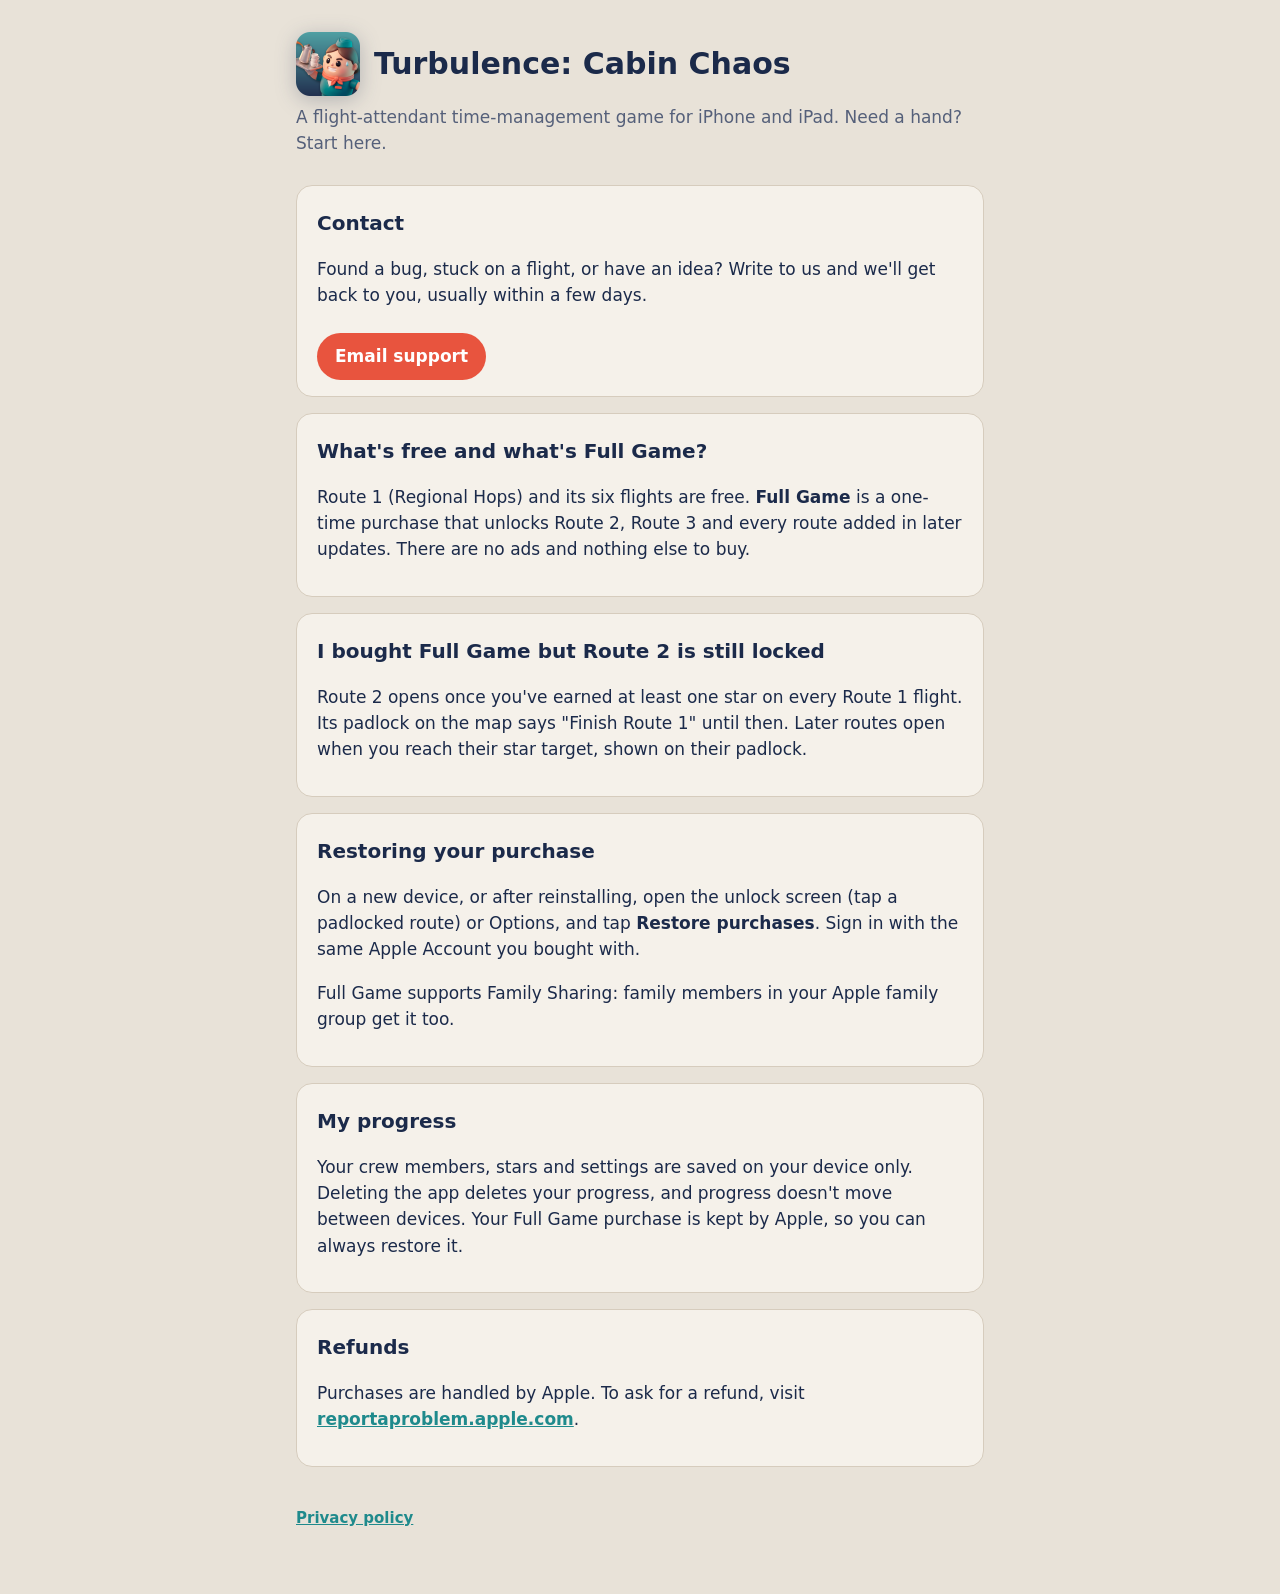
<file: index.html>
<!doctype html>
<html lang="en">
<head>
<meta charset="utf-8">
<meta name="viewport" content="width=device-width, initial-scale=1">
<title>Turbulence: Cabin Chaos — Support</title>
<meta name="description" content="Help and contact for Turbulence: Cabin Chaos, a flight-attendant time-management game for iPhone and iPad.">
<link rel="stylesheet" href="style.css">
<link rel="icon" type="image/png" href="favicon.png">
<link rel="apple-touch-icon" href="apple-touch-icon.png">
</head>
<body>
<main>
  <header><img class="mark" src="icon.png" alt="Turbulence app icon" width="64" height="64"><h1>Turbulence: Cabin Chaos</h1></header>
  <p class="sub">A flight-attendant time-management game for iPhone and iPad. Need a hand? Start here.</p>

  <section>
    <h2>Contact</h2>
    <p>Found a bug, stuck on a flight, or have an idea? Write to us and we'll get back to you, usually within a few days.</p>
    <a class="contact" href="mailto:turbulencesupport@gmail.com">Email support</a>
  </section>

  <section>
    <h2>What's free and what's Full Game?</h2>
    <p>Route 1 (Regional Hops) and its six flights are free. <strong>Full Game</strong> is a one-time purchase that unlocks Route 2, Route 3 and every route added in later updates. There are no ads and nothing else to buy.</p>
  </section>

  <section>
    <h2>I bought Full Game but Route 2 is still locked</h2>
    <p>Route 2 opens once you've earned at least one star on every Route 1 flight. Its padlock on the map says "Finish Route 1" until then. Later routes open when you reach their star target, shown on their padlock.</p>
  </section>

  <section>
    <h2>Restoring your purchase</h2>
    <p>On a new device, or after reinstalling, open the unlock screen (tap a padlocked route) or Options, and tap <strong>Restore purchases</strong>. Sign in with the same Apple Account you bought with.</p>
    <p>Full Game supports Family Sharing: family members in your Apple family group get it too.</p>
  </section>

  <section>
    <h2>My progress</h2>
    <p>Your crew members, stars and settings are saved on your device only. Deleting the app deletes your progress, and progress doesn't move between devices. Your Full Game purchase is kept by Apple, so you can always restore it.</p>
  </section>

  <section>
    <h2>Refunds</h2>
    <p>Purchases are handled by Apple. To ask for a refund, visit <a href="https://reportaproblem.apple.com">reportaproblem.apple.com</a>.</p>
  </section>

  <nav><a href="privacy.html">Privacy policy</a></nav>
</main>
</body>
</html>
</file>
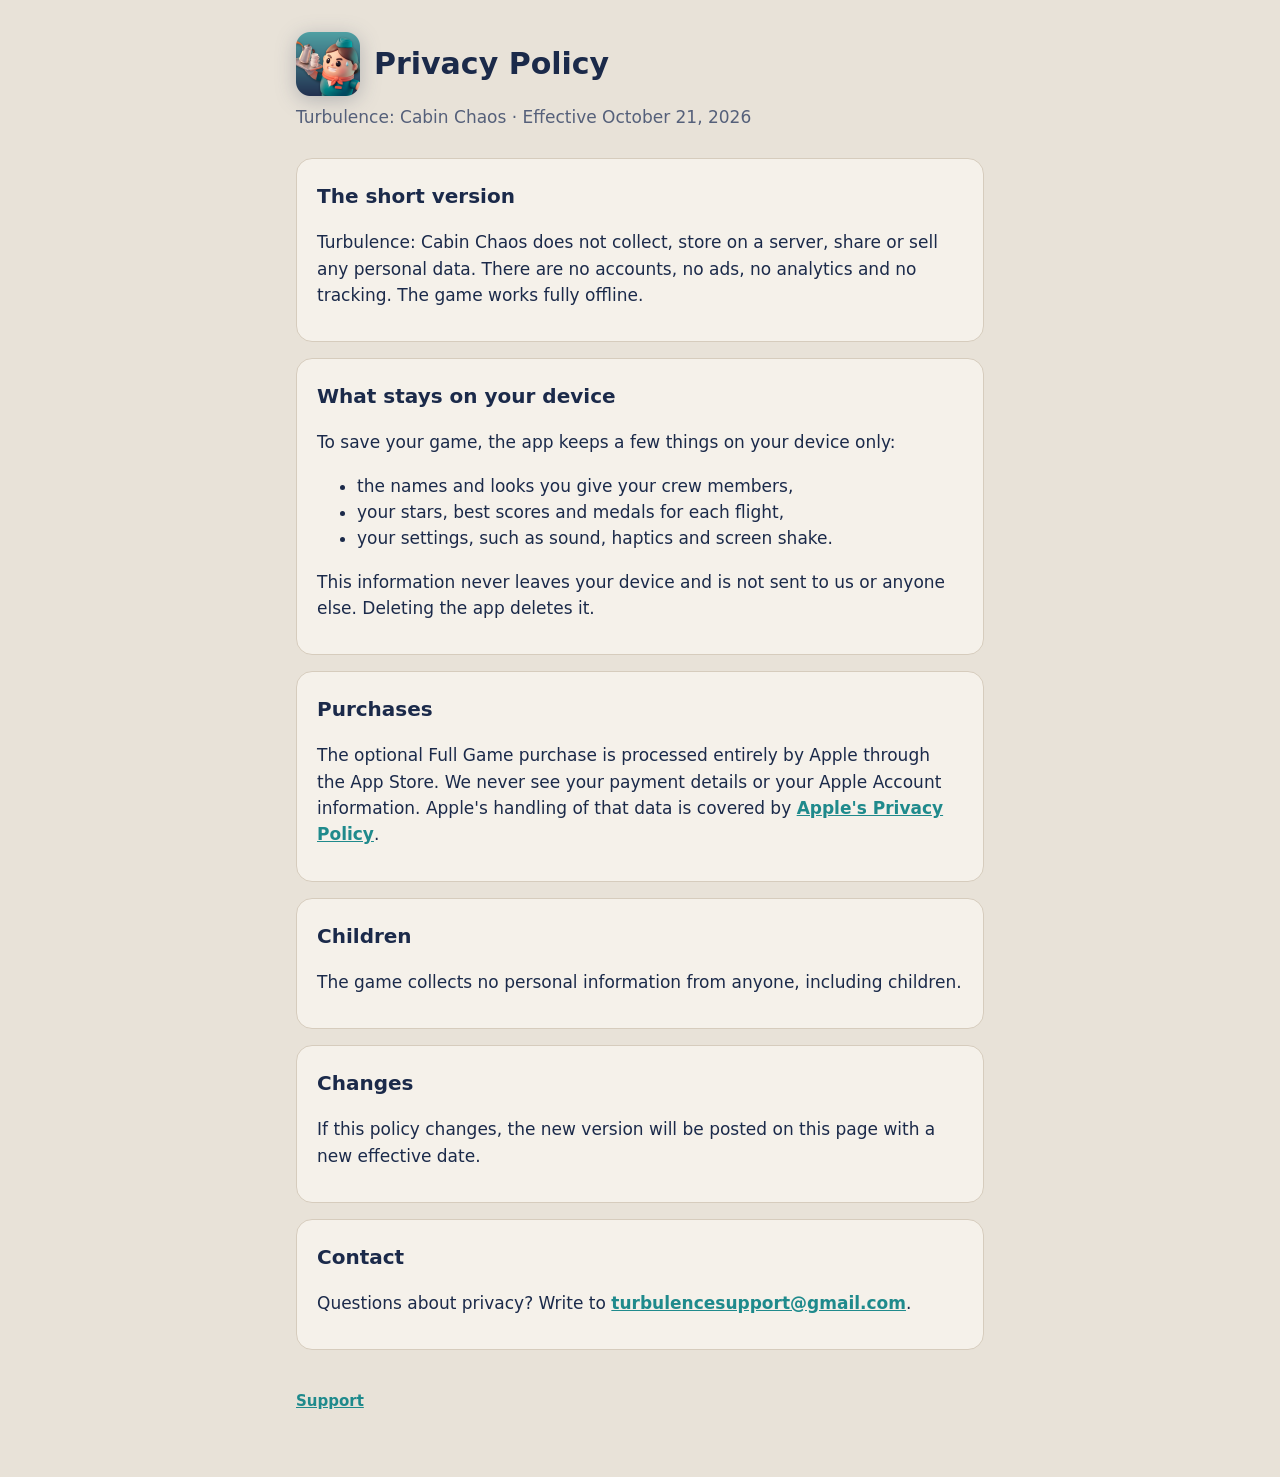
<file: privacy.html>
<!doctype html>
<html lang="en">
<head>
<meta charset="utf-8">
<meta name="viewport" content="width=device-width, initial-scale=1">
<title>Turbulence: Cabin Chaos — Privacy Policy</title>
<meta name="description" content="Privacy policy for Turbulence: Cabin Chaos. The game collects no personal data.">
<link rel="stylesheet" href="style.css">
<link rel="icon" type="image/png" href="favicon.png">
<link rel="apple-touch-icon" href="apple-touch-icon.png">
</head>
<body>
<main>
  <header><img class="mark" src="icon.png" alt="Turbulence app icon" width="64" height="64"><h1>Privacy Policy</h1></header>
  <p class="sub">Turbulence: Cabin Chaos · Effective October 21, 2026</p>

  <section>
    <h2>The short version</h2>
    <p>Turbulence: Cabin Chaos does not collect, store on a server, share or sell any personal data. There are no accounts, no ads, no analytics and no tracking. The game works fully offline.</p>
  </section>

  <section>
    <h2>What stays on your device</h2>
    <p>To save your game, the app keeps a few things on your device only:</p>
    <ul>
      <li>the names and looks you give your crew members,</li>
      <li>your stars, best scores and medals for each flight,</li>
      <li>your settings, such as sound, haptics and screen shake.</li>
    </ul>
    <p>This information never leaves your device and is not sent to us or anyone else. Deleting the app deletes it.</p>
  </section>

  <section>
    <h2>Purchases</h2>
    <p>The optional Full Game purchase is processed entirely by Apple through the App Store. We never see your payment details or your Apple Account information. Apple's handling of that data is covered by <a href="https://www.apple.com/legal/privacy/">Apple's Privacy Policy</a>.</p>
  </section>

  <section>
    <h2>Children</h2>
    <p>The game collects no personal information from anyone, including children.</p>
  </section>

  <section>
    <h2>Changes</h2>
    <p>If this policy changes, the new version will be posted on this page with a new effective date.</p>
  </section>

  <section>
    <h2>Contact</h2>
    <p>Questions about privacy? Write to <a href="mailto:turbulencesupport@gmail.com">turbulencesupport@gmail.com</a>.</p>
  </section>

  <nav><a href="index.html">Support</a></nav>
</main>
</body>
</html>
</file>
<file: style.css>
/* Turbulence support site: the game's cream, navy and coral (Theme.swift) */
:root {
  --cream: #E8E2D8; --navy: #1B2A4A; --coral: #E8543E; --teal: #1F8A8C; --ink: #1B2A4A; --muted: #55607A;
  --card: #F5F1EA; --line: #D6CCBD; --bg: #E8E2D8;
}
@media (prefers-color-scheme: dark) {
  :root { --bg: #111C33; --card: #17264A; --ink: #F3EEE6; --muted: #A9B3C8; --line: #2A3B63; }
}
* { box-sizing: border-box; }
body { margin: 0; background: var(--bg); color: var(--ink); font: 17px/1.55 ui-rounded, -apple-system, "SF Pro Rounded", system-ui, sans-serif; }
main { max-width: 720px; margin: 0 auto; padding: 32px 16px 64px; }
header { display: flex; align-items: center; gap: 14px; margin-bottom: 8px; }
header .mark { width: 64px; height: 64px; flex: none; filter: drop-shadow(0 4px 10px rgba(27, 42, 74, 0.25)); }
h1 { font-size: 30px; line-height: 1.2; margin: 0; }
.sub { color: var(--muted); margin: 4px 0 28px; }
h2 { font-size: 20px; margin: 32px 0 8px; }
section { background: var(--card); border: 1px solid var(--line); border-radius: 16px; padding: 4px 20px 16px; margin: 16px 0; }
a { color: var(--teal); font-weight: 600; }
.contact { display: inline-block; margin-top: 8px; padding: 10px 18px; border-radius: 999px; background: var(--coral); color: #fff; text-decoration: none; }
nav { margin-top: 40px; color: var(--muted); font-size: 15px; }
nav a { margin-right: 16px; }
section h2:first-child { margin-top: 18px; }
</file>
